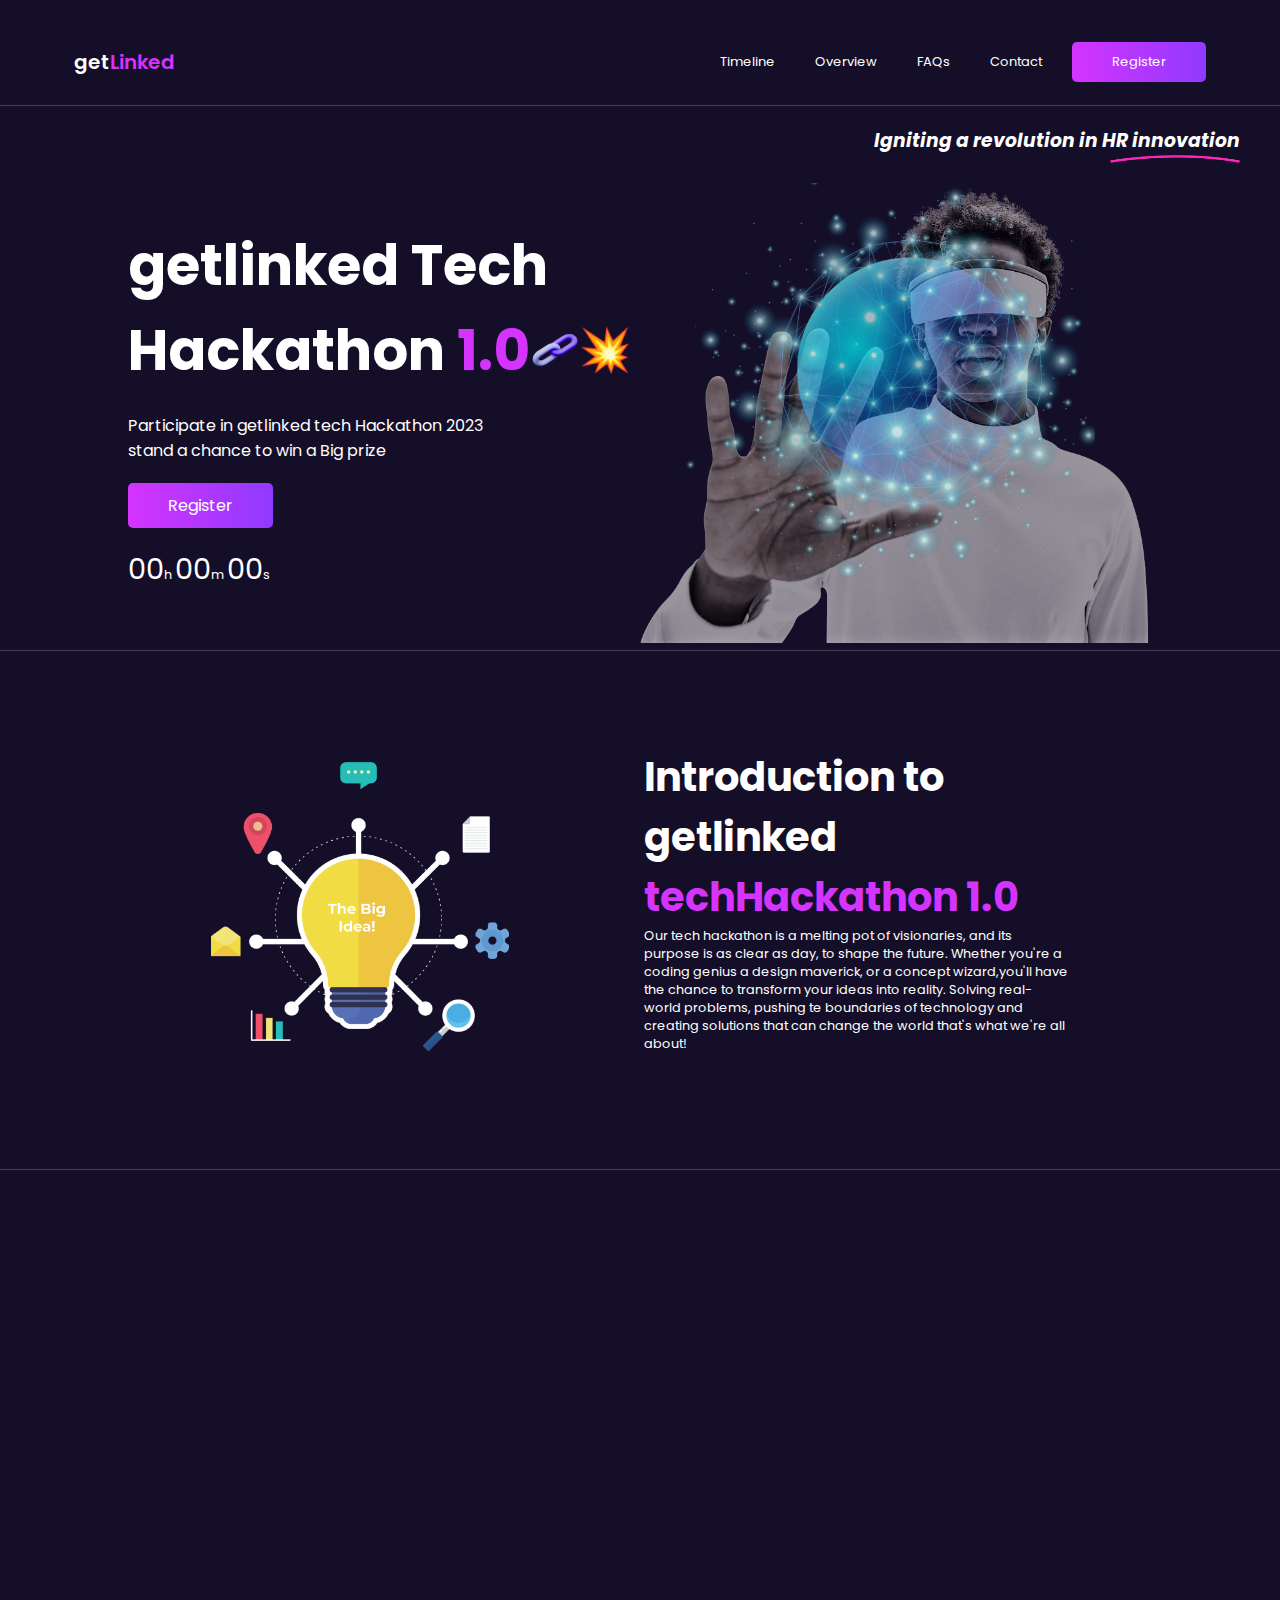
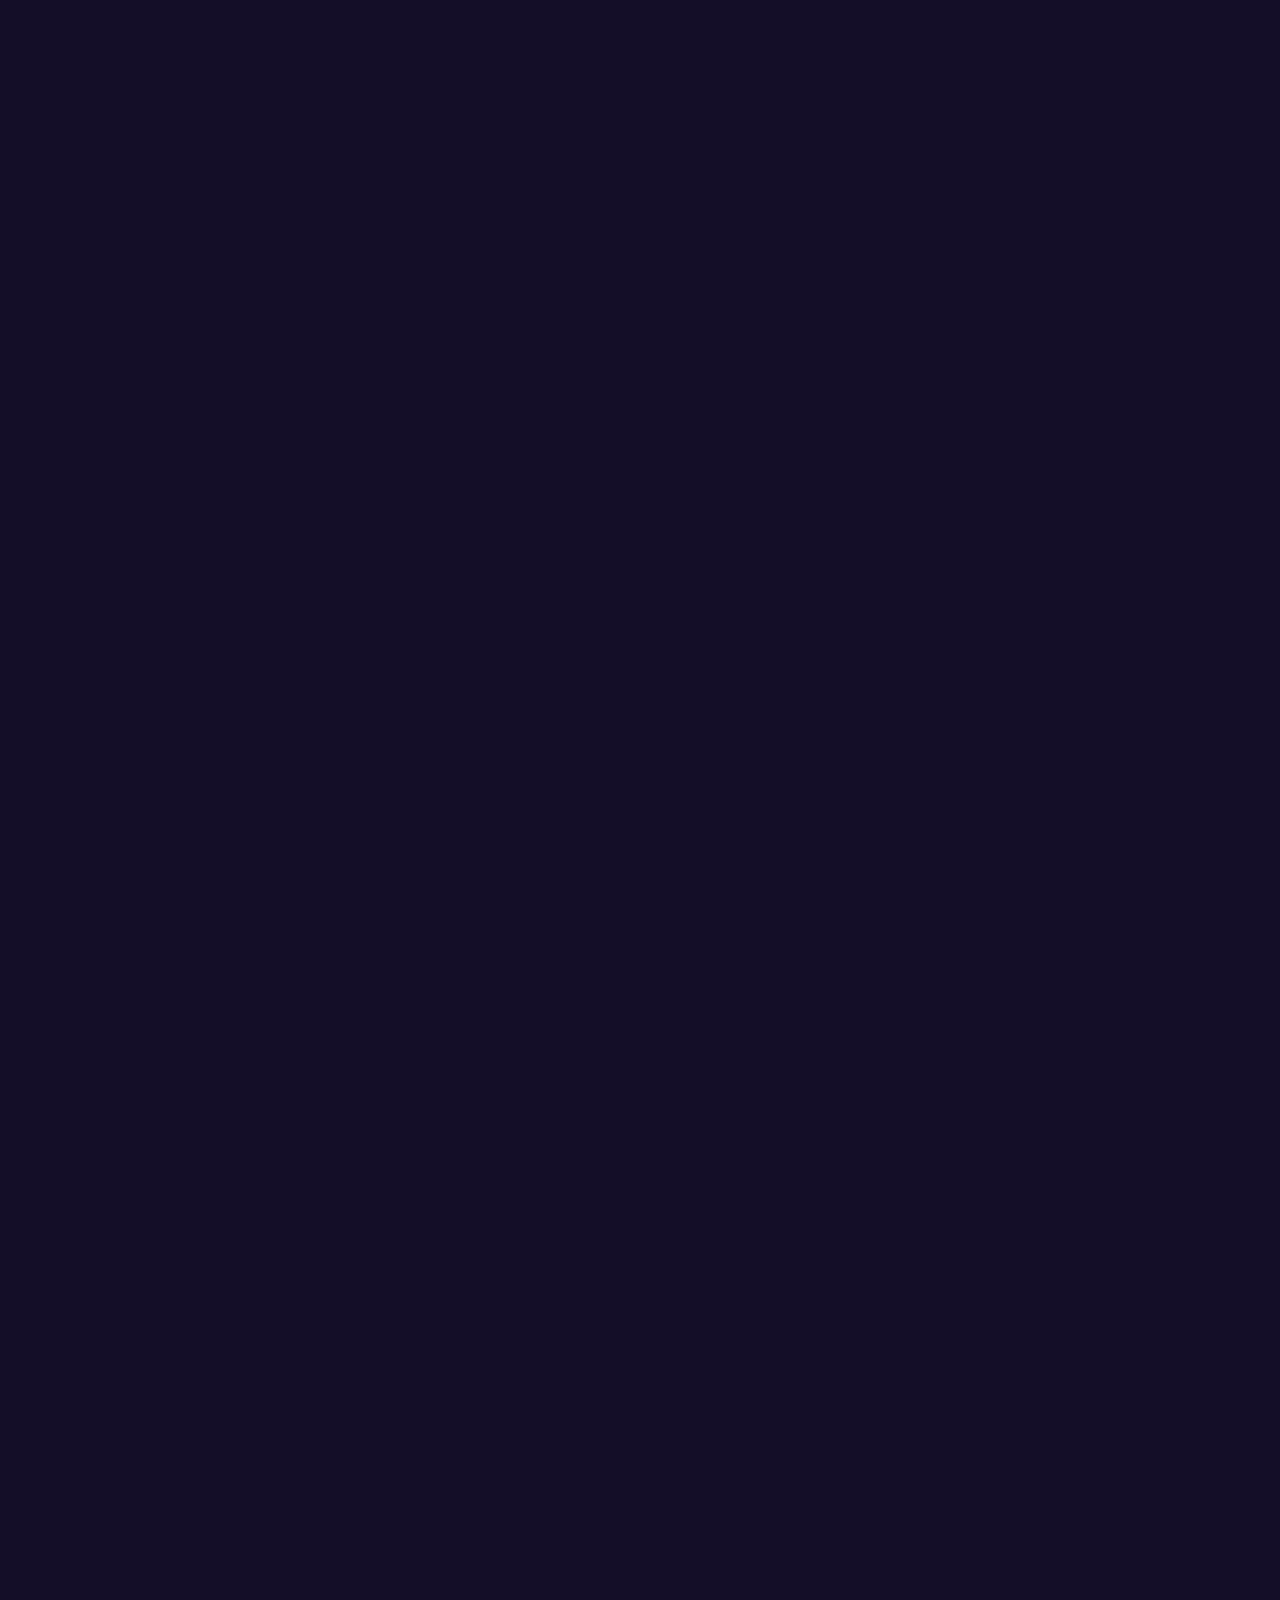
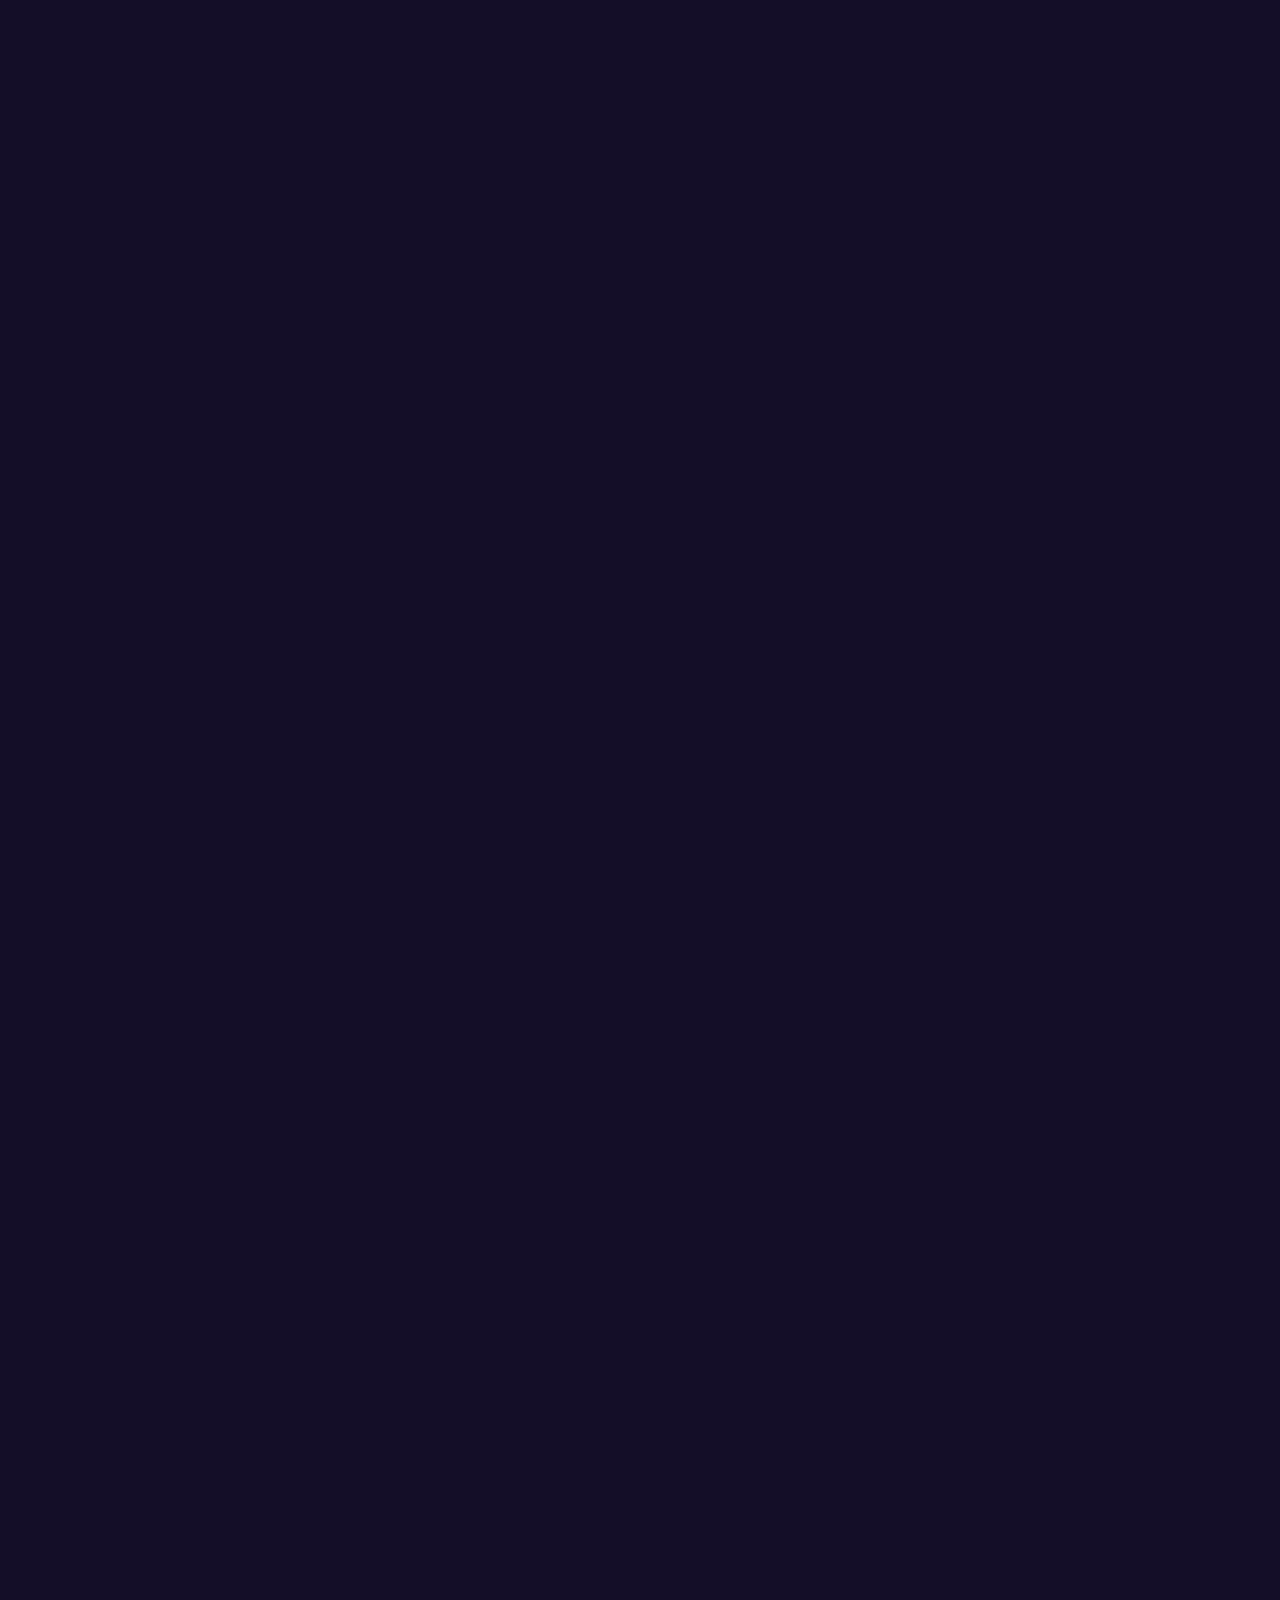
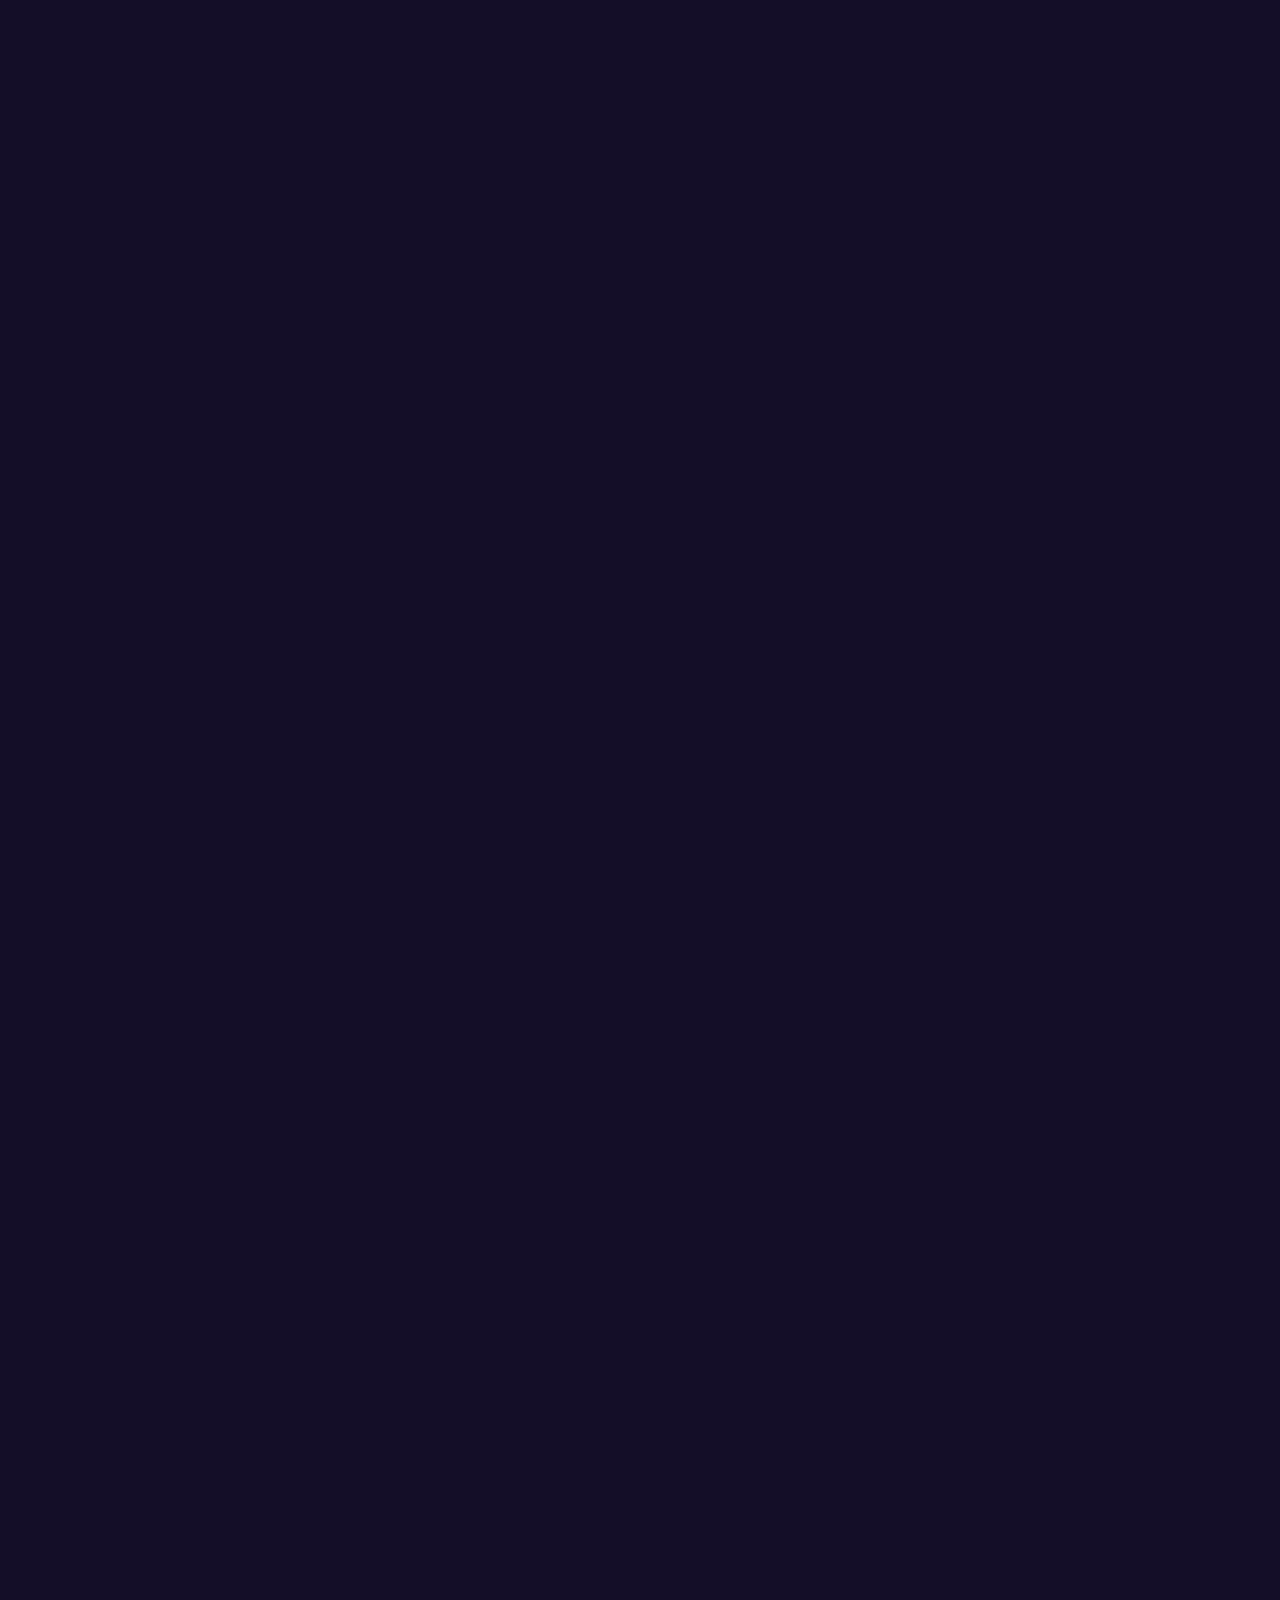
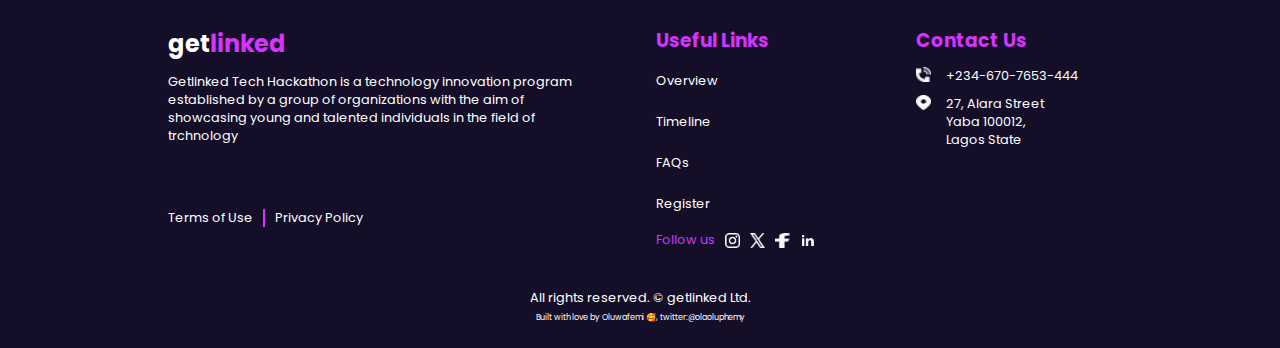
<file: index.html>
<!DOCTYPE html>
<html lang="en">
  <head>
    <meta charset="UTF-8" />
    <meta name="viewport" content="width=device-width, initial-scale=1.0" />
    <link
      href="https://fonts.googleapis.com/css?family=Poppins:300,400,500,600&display=swap"
      rel="stylesheet"
    />
    <link rel="stylesheet" href="CSS/style.css" />
    <link
      rel="stylesheet"
      media="screen and (max-width:767px)"
      href="CSS/mobile.css"
    />
    <title>Getlinked-Home Page</title>
  </head>
  <body>
    <header class="header border_bottom">
      <!-- Main Nav -->
      <nav class="nav">
        <ul class="main-nav nav_links border_bottom">
          <li class="nav_link logo">
            get<span class="text_primary">Linked</span>
          </li>
          <ul class="links">
            <li class="nav_link">
              <a class="link main_link" href="#timeline">Timeline</a>
            </li>
            <li class="nav_link">
              <a class="link main_link" href="#overview">Overview</a>
            </li>
            <li class="nav_link"><a class="link main_link" href="#FAQs">FAQs</a></li>
            <li class="nav_link">
              <a class="main_link" href="contact.html">Contact</a>
            </li>
            <li class="nav_link">
              <a class="btn primary main_link" href="register.html">Register</a>
            </li>
          </ul>
          
          <div class="hamburger_container">
            <img class="hamburger" src="img/hamburger.png" alt="" />
          </div>
        </ul>
        
        <!-- Hidden Side-Nav -->
        <ul class="hidden side_nav">
          <img src="img/x.png" alt="" class="close">
          <li class="hidden_nav">
            <a class="hidden_link" href="#timeline">Timeline</a>
          </li>
          <li class="hidden_nav">
            <a class="hidden_link" href="#overview">Overview</a>
          </li>
          <li class="hidden_nav">
            <a class="hidden_link" href="#FAQs">FAQs</a>
          </li>
          <li class="hidden_nav">
            <a class="" href="contact.html">Contact</a>
          </li>
          <li class="hidden_nav">
            <a class="btn primary" href="register.html">Register</a>
          </li>
        </ul>
      </nav>
      <!-- Header Content -->
      <div class="highlight_grad grad_pos--1"></div>
      <div class="header_content">
        <div class="curve-flex">
          <h3 class="white">Igniting a revolution in HR innovation</h3>
          <img class="curve" src="img/curve.png" alt="">
        </div>
        <div class="container global_container">
          <div class="text left_page--1">
            <div class="paragraph">
              <h1 class="white">getlinked Tech</h1>
              <div class="hack">
                <h1 class="white">
                  Hackathon <span class="text_primary">1.0</span>
                </h1>
                <img
                  class="img--1"
                  src="img/chain-9365116-7621444.png"
                  alt=""
                />
                <img class="img--2" src="img/explode.png" alt="" />
              </div>
            </div>
            <p class="white">
              Participate in getlinked tech Hackathon 2023
              <br />
              stand a chance to win a Big prize
            </p>
            <div class="button">
              <a class="btn register_btn" href="register.html">Register</a>
            </div>
            <p class="timer white">
              00<span class="unit">h </span>00<span class="unit">m </span
              >00<span class="unit">s</span>
            </p>
          </div>
          <div class="images landing-img right_page--1">
            <img
              class="first"
              src="img/man-wearing-smart-glasses-black-white.png"
              alt=""
            />
            <img class="last" src="img/man_glasses_overlay.png" alt="" />
          </div>
        </div>
      </div>
    </header>

    <!-- Section 1 INTRODUCTION -->
    <section id="overview" class="introduction section">
      <div class="container-intro">
        <div class="img-container">
          <img class="regular" src="img/Thebigidea.png" alt="" />
        </div>
        <div class="intro-text">
          <h3 class="white">Introduction to getlinked</h3>
          <h3 class="text_primary">techHackathon 1.0</h3>
          <p class="white">
            Our tech hackathon is a melting pot of visionaries, and its purpose
            is as clear as day, to shape the future. Whether you're a coding
            genius a design maverick, or a concept wizard,you'll have the chance
            to transform your ideas into reality. Solving real-world problems,
            pushing te boundaries of technology and creating solutions that can
            change the world that's what we're all about!
          </p>
        </div>
      </div>
    </section>

    <!-- Section 2 GUIDELINES -->
    <section id="section--2" class="introduction border_bottom section">
      <div class="container-intro">
        <div class="highlight_grad grad_pos--2"></div>
        <div class="highlight_grad grad_pos--3"></div>
        <div class="intro-text">
          <h3 class="white">Rules and</h3>
          <h3 class="text_primary">Guidelines</h3>
          <p class="white">
            Our tech hackathon is a melting pot of visionaries, and its purpose
            is as clear as day, to shape the future. Whether you're a coding
            genius a design maverick, or a concept wizard,you'll have the chance
            to transform your ideas into reality. Solving real-world problems,
            pushing te boundaries of technology and creating solutions that can
            change the world that's what we're all about!
          </p>
        </div>
        <div class="img-container">
          <img class="regular" src="img/woman_sitting.png" alt="" />
        </div>
      </div>
    </section>

    <!-- Section 3  CRITERIA-->
    <section id="section--3" class="introduction border_bottom section">
      <div class="container-intro">
        <div class="highlight_grad grad_pos--4"></div>
        <div class="highlight_grad grad_pos--5"></div>
        <div class="img-container">
          <img class="elipse rotor" src="img/Ellipse2.png" alt="" />
          <img class="regular" src="img/obsevers.png" alt="" />
        </div>
        <div class="intro-text">
          <h3 class="white">Judging Criteria</h3>
          <h3 class="text_primary">Key attributes</h3>
          <p class="white">
            <span class="text_tertiary">Innovation and creativity:</span>
            Evaluate the uniqueness and creativity of the solution. Consider
            whether it addresses a real-world problem in a novel way or
            introduces innovative features.
          </p>

          <p class="white">
            <span class="text_tertiary">Functionality:</span>
            Assess how well the solution works. Does it perform its intended
            functions effectively and without major issues? Judges would
            consider the completeness and robustness of the solution.
          </p>

          <p class="white">
            <span class="text_tertiary">Impact and Relevance:</span>
            Determine the potential impact of the solution in the real world.
            Does it address a significant problem, and is it relevant to the
            target audience? Judges would assess the potential social,
            economics, or enviromental benefits.
          </p>

          <p class="white">
            <span class="text_tertiary">Technical Complexity:</span>
            Evaluate the technical sophistication of the solution. Judges would
            consider the complexity of the code, the use of advanced
            technologies or algorithms, and, and the scalability of the
            solution.
          </p>

          <p class="white">
            <span class="text_tertiary">Adherence to Hackathon Rules:</span>
            Judges will Ensure that the team adhered to the rules and guidelines
            of the hackathon, Including deadlines, use of specific technologies
            or API, and any other competition-specific requirements
          </p>

          <div class="button">
            <a class="btn" href="#read_more">Read More</a>
          </div>
        </div>
      </div>
    </section>

    <!-- Section--4 FAQS -->
    <section id="FAQs" class="FAQs border_bottom section">
      <div class="container-intro">
        <div class="intro-text">
          <h3 class="white">Frequently Asked</h3>
          <h3 class="text_primary">Questions</h3>
          <p class="white">
            We got answers to the question that you might want to ask about
            getlinked Hackathon 1.0
          </p>
          <ul class="questions">
            <li class="text_underline">
              <p class="white">
                Can I work on a project I started before Hackathon
              </p>
              <img src="img/plus.png" alt="" />
            </li>
          </ul>
          <ul class="questions">
            <li class="text_underline">
              <p class="white">
                What happens if I need help during the hackathon?
              </p>
              <img src="img/plus.png" alt="" />
            </li>
          </ul>
          <ul class="questions">
            <li class="text_underline">
              <p class="white">
                What happens if I don't have an idea for a project?
              </p>
              <img src="img/plus.png" alt="" />
            </li>
          </ul>
          <ul class="questions">
            <li class="text_underline">
              <p class="white">
                Can I join a team or do I have to come with one
              </p>
              <img src="img/plus.png" alt="" />
            </li>
          </ul>
          <ul class="questions">
            <li class="text_underline">
              <p class="white">What happens after the hackathon ends</p>
              <img src="img/plus.png" alt="" />
            </li>
          </ul>
        </div>
        <div class="img-container">   
          <img class="question_mark--1" src="img/bigQuestion.png" alt="" />
          <img class="question_mark--2" src="img/smallQuestion.png" alt="" />
          <img class="question_mark--3" src="img/smallQuestion.png" alt="" />
          <img class="regular upandan" src="img/thinker.png" alt="" />
        </div>
      </div>
    </section>

    <!-- Section--5 TIMELINE -->
    <section id="timeline" class="timeline border_bottom section">
      <div class="timeline_heading">
        <h3 class="white">Timeline</h3>
        <p class="white">
          Here is the breakdown of the time we anticipate
          using for the upcoming
        </p>
      </div>
      <ul class="timeline_lists">
        <li class="timeline_list">
          <div class="timeline_text div--1">
            <h4 class="title text_primary">Hackathon Announcement</h4>
            <p class="white">
              The getlinked tech hackathon 1.0 is formally announce to the
              general public and teams begin to get ready to register
            </p>
          </div>
          <h4 class="child title text_primary">November 18, 2023</h4>
          <div class="bullet"><p class="white">1</p></div>
        </li>

        <li class="timeline_list">
          <div class="timeline_text div--2">
            <h4 class="title text_primary">Teams Registration begins</h4>
            <p class="white">
              interested teams can now show their interest in the getlinked tech
              hackathon 1.0 2023 by proceeding to register
            </p>
          </div>
          <h4 class="child--2 title text_primary">November 18, 2023</h4>
          <div class="bullet"><p class="white">2</p></div>
        </li>

        <li class="timeline_list">
          <div class="timeline_text div--1">
            <h4 class="title text_primary">Teams Registration ends</h4>
            <p class="white">
              Interested participants are no longer allowed to register
            </p>
          </div>
          <h4 class="child title text_primary">November 18, 2023</h4>
          <div class="bullet"><p class="white">3</p></div>
        </li>

        <li class="timeline_list">
          <div class="timeline_text div--2">
            <h4 class="title text_primary">
              Announcement of the accepted teams and ideas
            </h4>
            <p class="white">
              All teams whose idea has been accepted into the getlinked tech
              hackathon 1.0 2023 are formally announced
            </p>
          </div>
          <h4 class="child--2 title text_primary">November 18, 2023</h4>
          <div class="bullet"><p class="white">4</p></div>
        </li>

        <li class="timeline_list ">
          <div class="timeline_text div--1">
            <h4 class="title text_primary">
              Getlinked Hackathon 1.0 Officially Begins
            </h4>
            <p class="white">
              Accepted teams can now proceed to build their ground breaking
              skill driven solutions
            </p>
          </div>
          <h4 class="child title text_primary">November 18, 2023</h4>
          <div class="bullet"><p class="white">5</p></div>
        </li>

        <li class="timeline_list">
          <div class="timeline_text div--2">
            <h4 class="title text_primary">Demo Day</h4>
            <p class="white">
              Teams get the opportunity to pitch their projects to judges. The
              winner of the hackathon will also be announced on this day
            </p>
          </div>
          <h4 class="child--2 title text_primary">November 18, 2023</h4>
          <div class="bullet"><p class="white">6</p></div>
        </li>
      </ul>
      <div class="home-btn"><a href="#">H</a></div>
    </section>

    <section id="section--6" class="introduction border_bottom section">
      <div class="container-intro">
        <div class="highlight_grad grad_pos--6"></div>
        <div class="highlight_grad grad_pos--7"></div>
        <div class="img-container">
          <img class="regular" src="img/gold_cup.png" alt="" />
        </div>
        <div class="intro-text">
          <h3 class="white">Prizes and</h3>
          <h3 class="text_primary">Rewards</h3>
          <p class="white">
            Highlight of the prizes or rewards for winners and for participants
          </p>
          <div class="prize_img_container">
            <div class="silver">
              <img src="img/silver_medal.png" alt="" />
              <h3 class="white pos-1">2nd</h3>
              <p class="white">Runner</p>
              <h3 class="text_primary">N300,000</h3>
            </div>
            <div class="gold">
              <img src="img/gold_medal.png" alt="" />
              <h3 class="white pos">1st</h3>
              <p class="white">Runner</p>
              <h3 class="text_secondary">N400,000</h3>
            </div>
            <div class="bronze">
              <img src="img/bronze_medal.png" alt="" />
              <h3 class="white pos-1">3rd</h3>
              <p class="white">Runner</p>
              <h3 class="text_primary">N150,000</h3>
            </div>
          </div>
        </div>
      </div>
    </section>

    <section id="partners_sponsors" class="partners_sponsors border_bottom section">
      <div class="timeline_heading">
        <div class="highlight_grad grad_pos--8"></div>
        <div class="highlight_grad grad_pos--9"></div>
        <h3 class="white">Partners and Sponsors</h3>
        <p class="white">
          Getlinked hackathon is honored to have the following major companies
          as its partners and sponsors
        </p>
      </div>
      <div class="sponsors_logo">
       <div class="logos_row--1">
        <div class="logo_container">
          <img src="img/firstlogo.png" alt="" />
        </div>
        <div class="liberty"></div>
        <div class="logo_container">
          <img src="img/Libertycompanylogowhite.png" alt="" />
        </div>
        <div class="liberty"></div>
        <div class="logo_container liberty_2">
          <img src="img/WinwiselogoWhitecolour1.png" alt="" />
        </div>
        </div>

        <div class="logos_row--2">
          <div class="logo_container">
          <img src="img/wisperlogowhite.png" alt="" />
        </div>
        <div class="liberty"></div>
        <div class="logo_container">
          <img src="img/Paybox.png" alt="" />
        </div>
        <div class="liberty"></div>
        <div class="logo_container">
          <img src="img/VizualPlus.png" alt="" />
        </div>
     </div>
    </section>

    <!-- SECTION--7  Privacy and Policy-->
    <section id="section--7" class="introduction border_bottom section">
      <div class="container-intro">
        <div class="highlight_grad grad_pos--10"></div>
        <div class="intro-text">
          <h3 class="white">Privacy and Policy</h3>
          <h3 class="text_primary">Terms</h3>
          <p class="white">Last updated September 12, 2023</p>
          <p class="white">
          Below are our privacy & policy, which outline a lot of goodies. It's our aim to always take of our participant
          </p>

          <div class="privacy_container">
            <p class="white">At getlinked tech Hackathon 1.0, we value your privacy and are committed to protecting your personal information. This Privacy Policy outlines how we collect, use, disclose and safeguard your data when you participate in our tech hackathon event. By partipating in our event, you consent to the practices described in this policy </p>
            <h3 class="text_primary">Licensing policy</h3>
            <p class="white">Here are terms of our Standard License</p>
            <div class="checks">
              <img src="img/check.png" alt="">
              <p class="white">The Standard License grants you a non-exclusive right to navigate and register for our event</p>
            </div>
            <div class="checks">
              <img src="img/check.png" alt="">
              <p class="white">You are licensed to use the item available at any free source sites, for your project development</p>
            </div>

            <div class="button">
              <a class="btn register_btn" href="#">Read More</a>
            </div>

          </div>
        </div>
        <div class="img-container">
          <img class="regular" src="img/standing_lock.png" alt="" />
          <img class="regular lock upandan" src="img/padlock_overlay.png" alt="" />
        </div>
      </div>
    </section>

<!-- FOOTER -->
<footer id="contact" class="footer">
<div class="footer_container--1">
  <h2 class="white">get<span class="text_primary">linked</span></h2>
  <p class="white">Getlinked Tech Hackathon is a technology innovation program established by a group of organizations with the aim of showcasing young and talented individuals in the field of trchnology</p>
  <div class="last_line">
    <p class="white">Terms of Use</p>
    <div class="barrier"></div>
    <p class="white">Privacy Policy</p>
  </div>
</div>
<div class="page_links">
  <h3 class="text_primary">Useful Links</h3>
  <ul>
    <li><a href="#overview">Overview</a></li>
    <li><a href="#timeline">Timeline</a></li>
    <li><a href="#FAQs">FAQs</a></li>
    <li><a href="register.html">Register</a></li>
  </ul>
  <div class="socials">
    <p class="text_primary">Follow us</p>
    <img src="img/instagram.png" alt="">
    <img src="img/twitter.png" alt="">
    <img src="img/facebook.png" alt="">
    <img src="img/ri_linkedin-fill.png" alt="">
  </div>
</div>

<div class="contact_us">
  <h3 class="text_primary">Contact Us</h3>
  <div class="nos">
    <img src="img/call.png" alt="">
    <p class="white">+234-670-7653-444</p>
  </div>
  <div class="nos">
    <img src="img/location.png" alt="">
    <p class="white">27, Alara Street
      <br>Yaba 100012,
      <br>Lagos State</p>
  </div>
</div>
</footer>
<!-- The Inline Styles Were Intentional 😁😉 -->
<p class="final white" >All rights reserved. &copy; getlinked Ltd.</p>
<p class="white note" style="font-size: 8px;" style="margin-top: 4px;">Built with love by Oluwafemi 🥰, twitter:@olaoluphemy</p>

    <!-- Blur Effect for Open Side-Nav && Reg/Success Modal -->
    <div class="overlay invisible"></div>
    <script src="javascript/script.js"></script>
  </body>
</html>
</file>
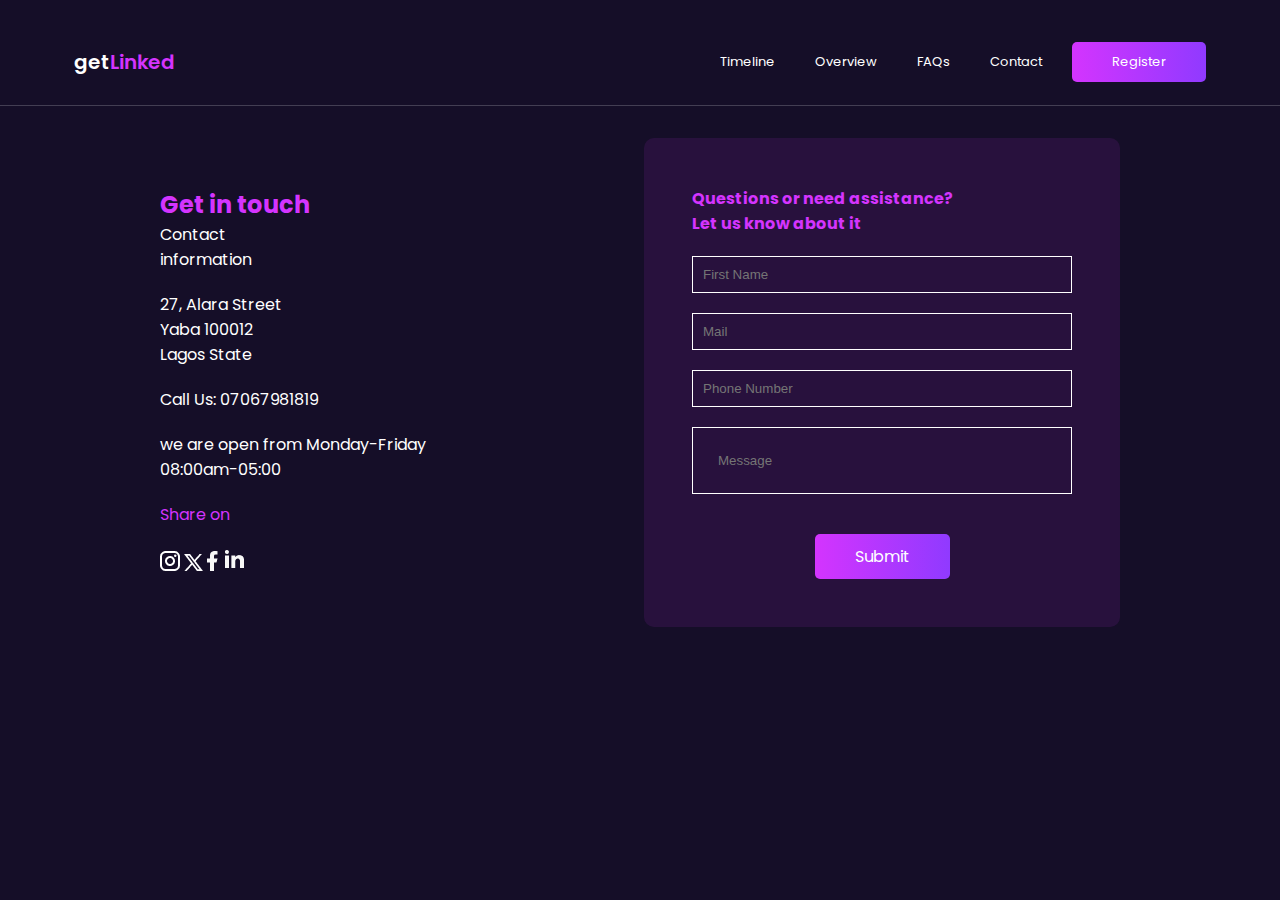
<file: contact.html>
<!DOCTYPE html>
<html lang="en">
  <head>
    <meta charset="UTF-8" />
    <meta name="viewport" content="width=device-width, initial-scale=1.0" />
    <link
      href="https://fonts.googleapis.com/css?family=Poppins:300,400,500,600&display=swap"
      rel="stylesheet"
    />
    <link rel="stylesheet" href="CSS/style.css" />
    <link
      rel="stylesheet"
      media="screen and (max-width:768px)"
      href="CSS/mobile.css"
    />
    <title>Getlinked-Register</title>
  </head>
  <body>
    <nav id="#register" class="nav">
      <ul class="main-nav nav_links border_bottom">
        <li class="nav_link logo">
          get<span class="text_primary">Linked</span>
        </li>
        <ul class="links">
          <li class="nav_link">
            <a class="link main_link" href="index.html#timeline">Timeline</a>
          </li>
          <li class="nav_link">
            <a class="link main_link" href="index.html#overview">Overview</a>
          </li>
          <li class="nav_link">
            <a class="link main_link" href="index.html#FAQs">FAQs</a>
          </li>
          <li class="nav_link">
            <a class="link main_link" href="#">Contact</a>
          </li>
          <li class="nav_link">
            <a class="link btn primary main_link" href="register.html#register">Register</a>
          </li>
        </ul>
        <!-- Hidden Side-Nav -->
        <div class="hamburger_container">
          <img class="hamburger" src="img/hamburger.png" alt="" />
        </div>
      </ul>

      <ul class="hidden side_nav">
        <img src="img/x.png" alt="" class="close" />
        <li class="hidden_nav">
          <a class="hidden_link link" href="index.html#timeline">Timeline</a>
        </li>
        <li class="hidden_nav">
          <a class="hidden_link link" href="index.html#overview">Overview</a>
        </li>
        <li class="hidden_nav">
          <a class="hidden_link link" href="index.html#FAQs">FAQs</a>
        </li>
        <li class="hidden_nav">
          <a class="hidden_link link" href="contact.html">Contact</a>
        </li>
        <li class="hidden_nav">
          <a class="hidden_link btn primary" href="register.html">Register</a>
        </li>
      </ul>
    </nav>

    <section id="enquiries" class="introduction enquiries">
      <div class="container-intro">
        <div class="highlight_grad grad_pos--2 resize"></div>
          <div class="highlight_grad grad_pos--3 resize"></div>
        <div class="company_deets">
            <h2 class="text_primary">Get in touch</h2>
            <p class="white">Contact
              <br>information
            </p>
            <p class="white">27, Alara Street
              <br>Yaba 100012
              <br>Lagos State
            </p>
            <p class="white">Call Us: 07067981819</p>
            <p class="white">we are open from Monday-Friday
              <br>08:00am-05:00</p>
    
              <div class="social_accts">
                <p class="text_primary share_on">Share on</p>
                <div class="social_acct_images">
                  <img src="img/instagram.png" alt="">
                  <img src="img/twitter.png" alt="">
                  <img src="img/facebook.png" alt="">
                  <img src="img/ri_linkedin-fill.png" alt="">
                </div>
              </div>
        </div>


        <div class="intro-text">
          <h3 class="text_primary heading">Questions or need assistance?
            <br>Let us know about it
          </h3>
                <div class="info">
                  <label for="name"></label>
                  <input class="input name" id="name" type="text" placeholder="First Name" />
                  <br />
                  <label for="email"></label>
                  <input  class="input email" id="email" type="text" placeholder="Mail" />
                  <br />
                  <label for="number"></label>
                  <input  class="input number" id="number" type="text" placeholder="Phone Number" />
                  <br />
                  <label for="number"></label>
                  <input
                    type="text"
                    name="message"
                    list="category"
                    placeholder="Message"
                    class="message input"
                  />
              </div>
              <div class="button">
                <a class="btn submit_btn" href="#">Submit</a>
              </div>
          </div>
        </div>
      </div>
      <div class="successful2 invisible">
        <h3 class="white">Your message was sent 😊</h3>
        <p class="white">You'll receive a feedback shortly</p>
        <div class="flex">
          <p class="white">kindly check your email box for feedback</p>
        </div>
        <button class="btn white back-btn"><a href="index.html">Go Home</a></button>
      </div>
    </section>
    <!-- Blur Effect for Open Side-Nav -->
    <div class="overlay invisible"></div>
    <script src="javascript/getintouch.js"></script>
  </body>
</html>
</file>
<file: CSS/style.css>
* {
  margin: 0;
  padding: 0;
  box-sizing: border-box;
}

:root {
  --primary-color: linear-gradient(to left, #903aff, #d434fe);
  --primary-dark: #150e28;
  --secondary-color: #903aff;
  --tertiary-color: #d434fe;
  --white: #fff;
  --transparent-nav: rgba(21, 14, 40, 0.5);
  --highlight: rgba(144, 58, 255, 1);
  --back-grad: linear-gradient(
    to left,
    rgba(144, 58, 255, 0.7),
    rgba(212, 52, 254, 0.1)
  );
}

html {
  scroll-behavior: smooth;
}

body {
  font-family: "Poppins", sans-serif;
  background-color: var(--primary-dark);
  transition: all 1s ease-in;
  overflow-x: hidden;
}

::-webkit-scrollbar {
  background-color: rgba(212, 52, 254, 0.2);
}

::-webkit-scrollbar-thumb {
  background-image: var(--primary-color);
}

/* UTILITIES */
.text_primary {
  color: var(--tertiary-color);
}

.text_tertiary {
  color: var(--tertiary-color);
}

.text_secondary {
  color: var(--secondary-color);
}

.btn {
  background-image: var(--primary-color);
  padding: 10px 40px !important;
  border-radius: 5px;
  border: none;
}

ul {
  list-style: none;
}

a {
  text-decoration: none;
  color: var(--white);
  display: inline-block;
}

.border_bottom {
  border-bottom: 1px solid rgba(255, 255, 255, 0.2);
}

.white {
  color: white;
}

.side_nav {
  display: none;
}

.hidden {
  transform: translateY(-100%);
}

.invisible {
  visibility: hidden;
  opacity: 0;
}

.overlay {
  position: fixed;
  top: 0;
  left: 0;
  width: 100%;
  height: 100%;
  background-color: rgba(0, 0, 0, 0.5);
  backdrop-filter: blur(4px);
  z-index: 100;
  transition: all 1s;
}

.images,
.text {
  transition: all 1.5s ease;
}

.left_page--1 {
  transform: translateY(10rem);
  opacity: 0;
}

.right_page--1 {
  transform: translateY(10rem);
  opacity: 0;
}

.container-intro {
  display: grid;
  grid-gap: 0.5rem;
  grid-template-columns: 1fr 1fr;
  width: 80%;
  margin: auto;
  padding: 2rem;
  align-items: center;
  justify-content: center;
  position: relative;
}

.container-intro h3 {
  font-size: 40px;
}

.highlight_grad {
  /* set to none cos it disturbs the flow of other screensizes */
  /* removed for sake of responsiveness */
  display: none;
  position: absolute;
  height: 350px;
  width: 350px;
  border-radius: 50%;
  z-index: -10;
  filter: blur(80px);
  background-image: var(--back-grad);
}

/* Blurred Spots */
.grad_pos--1 {
  top: 40px;
  left: 15%;
}

.grad_pos--2 {
  top: 20px;
  left: 3%;
}

.grad_pos--3 {
  right: -280px;
  bottom: -100px;
}

.grad_pos--4 {
  left: -80px;
  bottom: -40px;
}

.grad_pos--5 {
  right: -180px;
  bottom: -150px;
}

.grad_pos--6 {
  top: 40px;
  left: 40px;
}

.grad_pos--7 {
  right: -350px;
  bottom: 0px;
}

.grad_pos--10 {
  left: -180px;
  bottom: 0px;
}

.resize {
  width: 400px;
  height: 400px;
}

/* NAVBAR */
.nav {
  position: relative;
}

.fixed_nav {
  z-index: 1000;
  position: relative;
  top: 0;
  left: 0;
  position: fixed;
  width: 100%;
  background-color: var(--transparent-nav);
  backdrop-filter: blur(4px);
}

.nav_links {
  display: grid;
  grid-template-columns: 2fr 3fr;
  align-items: center;
  justify-content: space-around;
  color: var(--white);
  list-style: none;
  align-items: center;
  margin-top: 0.5rem;
  padding: 0 1.5rem;
  padding-top: 1.5rem;
  padding-bottom: 0.8rem;
  cursor: pointer;
}

.nav_links > .nav_link {
  display: inline-block;
  margin-left: 50px;
  font-size: 20px;
  font-weight: 600;
  align-self: center;
}

.links {
  display: flex;
  align-items: center;
  color: var(--white);
  list-style: none;
  justify-self: end;
  margin-right: 40px;
}

.nav_link a {
  margin: 0 10px;
  padding: 20px 10px;
  font-size: 13px;
  transition: all 1s ease;
}

.hamburger,
.hamburger_container {
  display: none;
}

/* HEADER CONTENT */
.timer {
  transition: all 1s ease;
}

.header_content {
  position: relative;
}

.header_content h3 {
  text-align: end;
  /* margin-bottom: 0; */
  font-style: italic;
}

.curve-flex {
  display: flex;
  flex-direction: column;
  align-items: end;
  margin: 20px 40px;
}

.curve {
  width: 130px;
}

.container {
  display: grid;
  grid-template-columns: 1fr 1fr;
  align-items: center;
  width: 80%;
  margin: auto;
}

.text h1 {
  font-size: 3.5rem;
}

.hack {
  display: flex;
  align-items: center;
}

.hack img {
  width: 50px;
}

.header_content p {
  margin: 20px 0;
}

.timer {
  font-size: 1.8rem;
}

.unit {
  font-size: 0.8rem;
}

.images {
  width: 100%;
  position: relative;
}

.images .first {
  width: 100%;
  opacity: 0.8;
}

.images .last {
  width: 80%;
  position: absolute;
  top: 0;
  left: 45px;
  opacity: 0.7;
}

/* SECTION 1 */
#overview {
  padding: 4rem;
}

#overview,
#section--2 {
  border-bottom: 1px solid rgba(255, 255, 255, 0.2);
}

.img-container {
  width: 70%;
  position: relative;
}

.img-container .regular {
  width: 100%;
}

.intro-text p {
  font-size: 0.8rem;
}

#section--2 .img-container,
#section--3 .img-container,
#FAQs .img-container,
#section--7 .img-container {
  width: 100%;
}

#section--3 {
  padding: 1rem;
}

#section--3 .container-intro {
  align-items: center;
}

#section--3 .img-container {
  margin-top: 150px;
}

.elipse {
  width: 100px;
  position: absolute;
  top: -30px;
  left: 50px;
  z-index: -1;
}

.rotor {
  animation: rotate 5s infinite ease;
}

@keyframes rotate {
  50% {
    transform: translate(-40px, -40px);
  }

  100% {
    transform: translate(0, 0);
  }
}

/* SECTION--3 */
.introduction .button {
  white-space: nowrap;
  width: fit-content;
  margin: auto;
}

.introduction p {
  margin-bottom: 20px;
}

/* SECTION--4 */
#FAQs .container-intro {
  margin-top: 4rem;
  transition: all 1s ease;
}

#FAQs .text_underline {
  display: flex;
  align-items: center;
  justify-content: space-between;
  padding: 1rem 0;
  border-bottom: 1px solid var(--tertiary-color);
  transition: all 1s ease;
}

.FAQs {
  position: relative;
}

.hidden-question {
  display: none;
}

.FAQs .question_mark--1 {
  position: absolute;
  top: -60px;
  left: 150px;
  width: 40px;
}

.FAQs .question_mark--2,
.question_mark--3 {
  position: absolute;
  width: 25px;
}

.FAQs .question_mark--2 {
  top: -20px;
  left: 60px;
}

.FAQs .question_mark--3 {
  top: -10px;
  right: 180px;
}

.upandan {
  animation: animateImg 5s infinite ease;
}
@keyframes animateImg {
  50% {
    transform: translateY(20px);
  }

  100% {
    transform: translateY(0);
  }
}

/* Timeline */
.timeline {
  position: relative;
}

.timeline_lists p {
  font-size: 0.8rem;
}

ul .timeline_lists {
  width: fit-content;
  margin: 0 auto;
}

.timeline_lists li {
  width: 6px;
  background-color: var(--tertiary-color);
  position: relative;
  margin: 40px auto;
  padding-top: 40px;
}

.timeline_lists li .div--1 {
  position: relative;
  min-width: 150px;
  right: 240px;
  transition: all 1s ease;
  text-align: end;
}

.timeline_lists li .child {
  position: relative;
  width: 100px;
  left: 50px;
  transition: all 1s ease;
  bottom: 0;
}

.timeline_lists li .div--2 {
  position: relative;
  width: 150px;
  left: 50px;
  transition: all 1s ease;
  text-align: left;
}

.timeline_lists li .child--2 {
  text-align: end;
  position: absolute;
  width: 150px;
  right: 100px;
  transition: all 1s ease;
  bottom: 0;
}

/* LAPTOPS AND TABLETS */
/* responsiveness for screens starting with 1024 */
@media screen and (min-width: 1024px) {
  .timeline_lists li .child--2,
  .timeline_lists li .div--2,
  .timeline_lists li .child,
  .timeline_lists li .div--1 {
    width: 200px;
  }

  .timeline_lists li .div--1 {
    right: 300px;
  }

  .timeline_lists li .child--2 {
    right: 65px;
  }
}
/* ends here */

.transform {
  transform: translateX(200px);
  opacity: 0;
}

.transform-2 {
  transform: translateX(-250px);
  opacity: 0;
}

.transform-3 {
  transform: translateX(-100px);
  opacity: 0;
}

.timeline_heading {
  width: fit-content;
  margin: 0 auto;
}

.timeline_heading h3 {
  margin-top: 40px;
  text-align: center;
}

.timeline_heading p {
  margin-top: 10px;
  margin-bottom: 80px;
  text-align: center;
}

.timeline_lists .bullet {
  display: flex;
  align-items: center;
  position: absolute;
  top: 95%;
  left: 50%;
  transform: translate(-50%, -65%);
  width: 30px !important;
  height: 30px;
  border-radius: 50%;
  background-image: var(--primary-color);
}

.timeline_lists .bullet p {
  margin: auto;
}

.home-btn {
  width: 25px;
  height: 25px;
  padding: 10px;
  display: flex;
  align-items: center;
  justify-content: center;
  position: absolute;
  border-radius: 3px;
  right: 50px;
  bottom: 10%;
  transform: translate(35px, 10%);
  background-image: var(--primary-color);
  opacity: 0.5;
}
.fixed-home-btn {
  position: fixed;
}

/* PRIZES */
#section--6 .intro-text {
  text-align: start;
}

.prize_img_container {
  display: flex;
  align-items: center;
  width: 20%;
  text-align: center;
  margin-top: 7rem;
}

.prize_img_container h3 {
  font-size: 1rem;
}

.pos {
  margin-top: -60px;
}

.pos-1 {
  margin-top: -40px;
}

.prize_img_container p {
  margin-bottom: 5px;
}

.silver,
.bronze {
  border: 1px solid var(--tertiary-color);
  margin-right: 1rem;
  padding: 0.5rem;
  background-color: rgba(212, 52, 254, 0.1);
  border-radius: 5px;
  animation: animateScale1 7s infinite ease;
}

.prize_img_container .silver img,
.prize_img_container .bronze img {
  width: 100px;
  height: 100px;
  position: relative;
  top: -40px;
}

@keyframes animateScale1 {
  50% {
    transform: scale(0.9);
  }

  100% {
    transform: scale(1);
  }
}

.gold {
  border: 1px solid var(--secondary-color);
  margin-right: 1rem;
  width: 120px;
  position: relative;
  padding: 0.5rem;
  background-color: rgba(144, 58, 255, 0.1);
  border-radius: 5px;
  animation: animateScale 7s infinite ease;
}

@keyframes animateScale {
  50% {
    transform: scale(1.2);
  }

  100% {
    transform: scale(1);
  }
}

.prize_img_container .gold img {
  width: 160px;
  height: 160px;
  position: relative;
  top: -75px;
  left: -28px;
}

/* SPONSORSHIPS */
.partners_sponsors {
  padding: 2rem;
  padding-bottom: 4rem;
  position: relative;
}

.grad_pos--8 {
  position: absolute;
  top: 40px;
  left: -100px;
}

.grad_pos--9 {
  right: -50px;
  bottom: -30px;
}

.sponsors_logo {
  width: 80%;
  margin: 0 auto;
  display: flex;
  flex-direction: column;
  align-items: center;
  justify-content: center;
  padding: 2rem;
  border: 1px solid var(--tertiary-color);
}

.logos_row--1 {
  display: flex;
  align-items: center;
}

.logos_row--2 {
  display: flex;
  align-items: center;
}

.logo_container {
  margin: 0 2rem;
  padding: 1rem;
  height: 100%;
}

.logo_container img {
  width: 100px;
}

.liberty {
  width: 2px;
  height: 100px;
  background-color: var(--tertiary-color);
}

/* SECTION--7 */
.privacy_container {
  border: 1px solid var(--tertiary-color);
  padding: 4rem;
}

.privacy_container .checks {
  display: flex;
  align-items: start;
}

.checks img {
  margin-right: 10px;
}

#section--7 .lock {
  width: 70%;
  z-index: -1;
  position: absolute;
  top: -50px;
  left: 100px;
}

/* FOOTER */
.footer {
  padding: 1.5rem;
  width: 80%;
  margin: 0 auto;
  display: grid;
  grid-template-columns: 2fr 1fr 1fr;
  grid-gap: 2rem;
  align-items: start;
}

.footer h3,
.footer h2 {
  margin-bottom: 0.8rem;
}

.footer p,
.footer a {
  font-size: 0.8rem;
}

.footer_container--1 {
  padding: 1rem;
  display: flex;
  flex-direction: column;
}

.last_line {
  margin-top: 4rem;
  display: flex;
  text-wrap: nowrap;
}

.barrier {
  margin: 0 10px;
  width: 2px;
  background-color: var(--tertiary-color);
}

.page_links {
  padding: 1rem;
}

.page_links ul li {
  margin-bottom: 1rem;
}

.socials {
  display: flex;
  align-items: center;
  margin-top: 15px;
}

.socials img {
  width: 15px;
  height: 15px;
  margin-left: 10px;
}

.contact_us {
  padding: 1rem;
}

.contact_us .nos {
  display: flex;
  align-items: flex-start;
}

.contact_us img {
  margin-right: 15px;
  width: 15px;
  height: 15px;
}

.contact_us p {
  margin-bottom: 10px;
}

.final {
  text-align: center;
  font-size: 0.8rem;
  margin-bottom: 5px;
}

.note {
  text-align: center;
  font-size: 8px;
  margin-top: 4px;
  margin-bottom: 1.5rem;
}

/* REGISTRATION FORM */
.registration,
.regular {
  transition: all 0.7s ease-in;
}

.fade-in {
  transform: scale(1.5);
  opacity: 0;
}

.fade-out {
  transform: scale(0.3);
}

#register .img-container {
  width: 100%;
}

.sides {
  display: grid;
  grid-template-columns: repeat(2, 1fr);
}

.sides .side--1 {
  margin-right: 20px;
}

.sides label {
  font-size: 0.8rem;
}

.sides input {
  padding: 10px;
  background: transparent;
  border: 1px solid #fff;
  border-radius: 2px;
  margin-bottom: 20px;
  color: var(--white);
}

.sides input:focus {
  outline: none;
  border: 1px solid var(--tertiary-color);
}

#register .intro-text {
  background-color: rgba(212, 52, 254, 0.1);
  border-radius: 10px;
  padding: 2rem;
}

#register .btn {
  width: 100%;
  margin-top: 1rem;
}

#register h3 {
  font-size: 1rem;
  margin-bottom: 20px;
}

#register p {
  margin-bottom: 0;
}

.warning {
  font-style: italic;
}

.terms_and_conditions {
  display: flex;
  align-items: flex-start;
  margin-top: 20px;
}

.checkbox {
  margin-top: 3px;
  margin-right: 10px;
}

.successful {
  position: absolute;
  top: 70%;
  left: 50%;
  transform: translate(-50%, -70%);
  width: 40%;
  height: fit-content;
  margin: auto;
  padding: 3rem 2rem;
  text-align: center;
  border: 1px solid var(--tertiary-color);
  z-index: 105;
}

.enquiries {
  position: relative;
}

.successful2 {
  position: absolute;
  top: 70%;
  left: 50%;
  transform: translate(-50%, -50%);
  width: 65%;
  height: fit-content;
  margin: auto;
  padding: 3rem 2rem;
  text-align: center;
  border: 1px solid var(--tertiary-color);
  z-index: 105;
}

.successful2 .btn {
  text-wrap: nowrap;
  margin: auto;
}

.successful p {
  font-size: 0.8rem;
  margin-right: 5px;
}

.successful-img {
  display: flex;
  width: fit-content;
  margin: 0 auto;
}

.successful-img .img_2 {
  position: relative;
  right: 60px;
}

.flex {
  display: flex;
  align-items: center;
  width: fit-content;
  margin: 0 auto;
}

/* GET IN TOUCH */
.enquiries h3 {
  font-size: 1rem;
  margin-bottom: 20px;
}

.enquiries .intro-text {
  width: 100%;
  padding: 3rem;
  background: rgba(212, 52, 254, 0.1);
  border-radius: 10px;
}

.enquiries input {
  width: 100%;
  background: transparent;
  border: 1px solid var(--white);
  outline: none;
  color: var(--white);
}

.enquiries input:focus {
  border: 1px solid var(--tertiary-color);
}

.enquiries .info input {
  padding: 10px;
  margin-bottom: 20px;
}

.enquiries .info .message {
  padding: 25px;
  margin-bottom: 40px;
}

/* Hidden Class for All Sections */
.section {
  transition: all 1s ease;
}

.hidden-section {
  opacity: 0;
  transform: translateY(5rem);
}
</file>
<file: CSS/mobile.css>
html body {
  overflow-x: hidden !important;
}

.highlight_grad {
  display: none;
}

/* Nav-Bar */
.nav {
  z-index: 500;
  width: 100%;
}

.nav_links {
  display: flex;
  justify-content: space-between;
  align-items: center;
  margin-top: 0.5rem;
  padding-top: 1.5rem;
  padding-bottom: 0.8rem;
  cursor: pointer;
}

.nav_links > .nav_link {
  margin-left: 0px;
}

.nav_link {
  display: none;
}

.hamburger_container {
  justify-self: end;
  display: flex;
  align-items: center;
  height: 35px;
  width: fit-content;
}

.hamburger {
  display: block;
  z-index: 1;
}

/* Hidden Nav */
.side_nav {
  width: 200px;
  height: 280px;
  display: block;
  background-color: var(--primary-dark);
  position: absolute;
  padding: 1.5rem;
  top: 0;
  right: 0;
  z-index: 552;
  transition: all 0.5s ease-in;
}

.overlay {
  position: fixed;
  top: 0;
  left: 0;
  width: 100%;
  height: 100%;
  background-color: rgba(0, 0, 0, 0.5);
  backdrop-filter: blur(4px);
  z-index: 100;
  transition: all 1s;
}

.hidden_nav .btn {
  padding: 10px 20px !important;
}

.side_nav .close {
  position: absolute;
  right: 20px;
}

.side_nav li {
  margin: 10px 0;
}

/* Header Content */
.header {
  overflow: hidden;
  text-wrap: nowrap;
  text-align: center;
}

.header p {
  font-size: 0.8rem;
}

.timer {
  font-size: 1.8rem !important;
}

.img--1,
.img--2 {
  display: none;
}

.curve-flex {
  display: flex;
  flex-direction: column;
  text-wrap: nowrap;
  align-items: center;
  margin: 20px 40px;
}

.curve {
  width: 110px;
  margin-left: 190px;
}

.paragraph h1 {
  width: 100%;
  font-size: 30px;
  text-align: center;
}

.container p {
  margin: 0px 0;
  text-align: center;
}

.header_content h3 {
  text-align: center;
  font-size: 1rem;
  font-style: italic;
}

.container {
  display: grid;
  grid-template-columns: 1fr;
  align-items: center;
  width: 95%;
  margin: auto;
}

.text h1 {
  font-size: 1.5rem;
}

.hack {
  position: relative;
}

.hack .img--1 {
  position: absolute;
  top: 0;
  right: 110px;
  width: 30px;
}

.hack .img--2 {
  position: absolute;
  top: 0;
  right: 80px;
  width: 30px;
}

.header_content p {
  margin: 20px 0;
}

.button {
  width: fit-content;
  margin: auto;
}

.timer {
  font-size: 1.8rem;
}

.unit {
  font-size: 0.8rem;
}

.images {
  width: 100%;
  position: relative;
}

.images .first {
  width: 100%;
  opacity: 0.8;
}

.images .last {
  width: 80%;
  position: absolute;
  top: 0;
  left: 45px;
  opacity: 0.7;
}

/* SECTION--1 */
.container-intro {
  display: grid;
  grid-template-columns: 1fr;
}

.container-intro h3 {
  font-size: 20px;
}

.img-container {
  margin: auto;
}

.intro-text h3 {
  text-align: center;
}

.intro-text p {
  font-size: 0.8rem;
  text-align: center;
}

/* SECTION--3 */
#section--3 .img-container {
  margin-top: 40px;
}

.elipse {
  width: 100px;
  position: absolute;
  top: -60px;
  left: 10px;
  z-index: -1;
}

/* SECTION--4 */
#section--4 .text_underline {
  white-space: nowrap;
  display: flex;
  align-items: center;
}

.img-container {
  margin-top: 5rem;
}

.FAQs .question_mark--1 {
  left: 100px;
}

.FAQs .question_mark--3 {
  top: -20px;
  right: 125px;
}

/*SECTION--5 TIMELINE */
.timeline {
  padding: 1rem;
}

.timeline_lists li {
  width: 6px;
  background-color: var(--tertiary-color);
  position: relative;
  margin: 40px 20px;
  padding-top: 40px;
}

.timeline_lists li .div--1 {
  position: relative;
  width: fit-content;
  left: 10px;
  text-align: start;
  transition: all 1s ease;
  text-align: start;
  margin-left: 30px;
  margin-bottom: 8px;
}

.timeline_lists li .child {
  position: relative;
  width: fit-content;
  left: 10px;
  transition: all 1s ease;
  bottom: 0;
  margin-left: 30px;
}

.timeline_lists li .div--2 {
  position: relative;
  width: fit-content;
  left: 10px;
  transition: all 1s ease;
  text-align: start;
  margin-left: 30px;
}

.timeline_lists li .child--2 {
  display: none;
  position: absolute;
  width: fit-content;
  left: 20px;
  transition: all 1s ease;
  bottom: 0;
  margin-left: 30px;
  margin-bottom: -20px;
}

@media screen and (min-width: 360px) {
  .timeline_lists li .child--2,
  .timeline_lists li .div--2,
  .timeline_lists li .child,
  .timeline_lists li .div--1 {
    left: 0;
  }

  .timeline_lists li {
    margin-left: 10px;
    margin-right: 10px;
  }

  .timeline {
    padding: 0.5rem;
  }
}

.timeline_lists p {
  font-size: 0.7rem;
  text-wrap: wrap;
}

.timeline_lists h4 {
  font-size: 0.9rem;
}

.bronze {
  margin-right: 0;
}

.silver,
.bronze {
  padding: 0.2rem;
}

/* PARTNERS AND SPONSORS */
.partners_sponsors {
  padding: 0.5rem;
  padding-bottom: 2rem;
}

.partners_sponsors p {
  font-size: 0.7rem;
  text-wrap: wrap;
}

.logo_container {
  margin: 0 auto;
}

.logo_container img {
  width: 55px;
}

.logos_row--1 {
  margin-bottom: 1rem;
}

/* SECTION--7 */
.privacy_container {
  padding: 2rem;
}

#section--7 .lock {
  left: 50px;
}

/* FOOTER */
.footer {
  padding: 1.5rem;
  width: 80%;
  margin: 0 auto;
  display: grid;
  grid-template-columns: 1fr;
}

/* REGISTRATION FORM */
.sides {
  grid-template-columns: 1fr;
}

.sides input {
  width: 100%;
}

.sides .side--1 {
  margin-right: 0;
}

.successful {
  width: 80%;
  height: 80%;
}

.successful {
  top: 140%;
  left: 50%;
}

.successful2 {
  width: 80%;
  height: fit-content;
  top: 70%;
  left: 50%;
}
</file>
